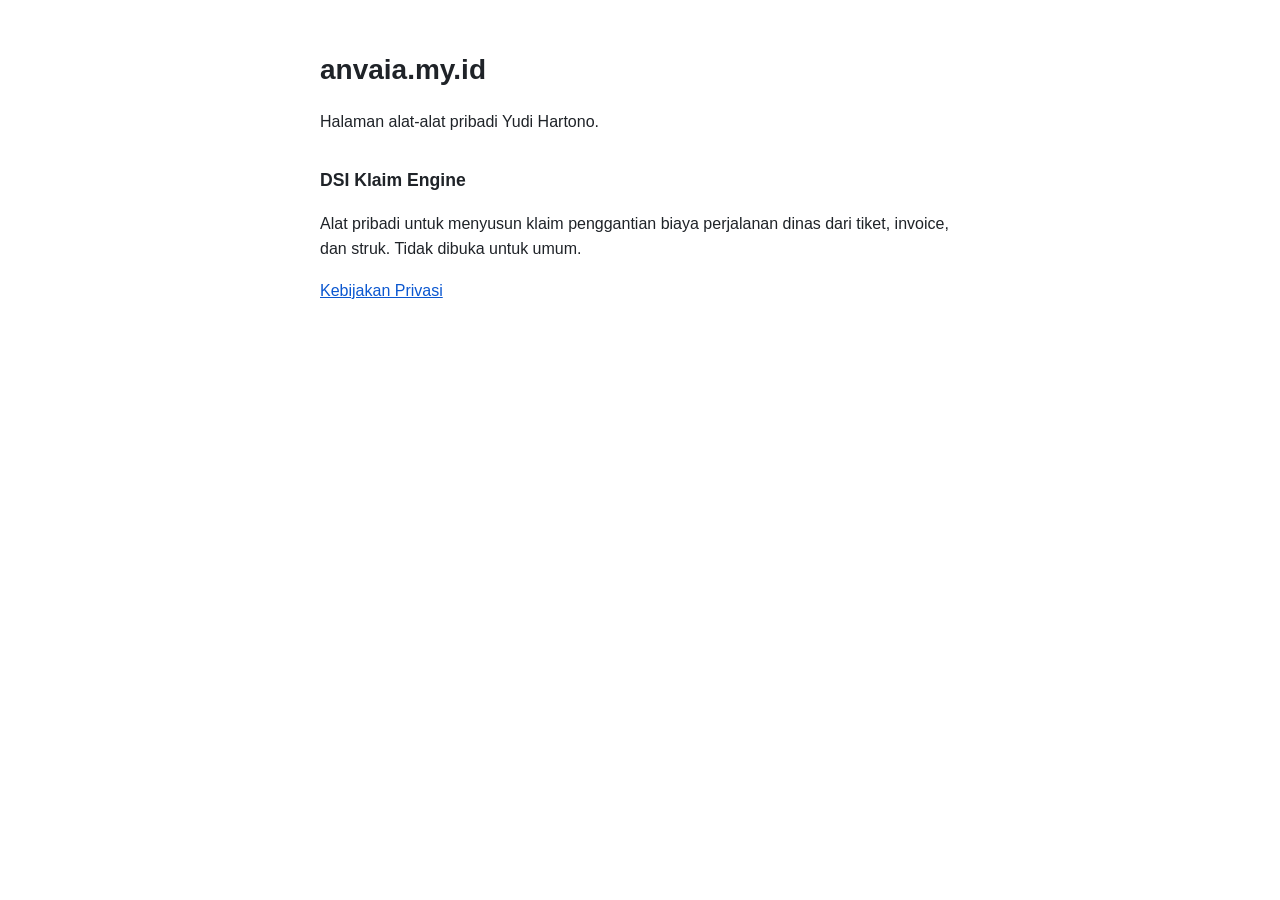
<file: index.html>
<!doctype html>
<html lang="id">
<head>
<meta charset="utf-8">
<meta name="viewport" content="width=device-width, initial-scale=1">
<title>anvaia.my.id</title>
<link rel="stylesheet" href="style.css">
</head>
<body>
<main>
<h1>anvaia.my.id</h1>
<p>Halaman alat-alat pribadi Yudi Hartono.</p>
<h2>DSI Klaim Engine</h2>
<p>Alat pribadi untuk menyusun klaim penggantian biaya perjalanan dinas dari tiket, invoice, dan struk.
Tidak dibuka untuk umum.</p>
<p><a href="/privacy.html">Kebijakan Privasi</a></p>
</main>
</body>
</html>
</file>
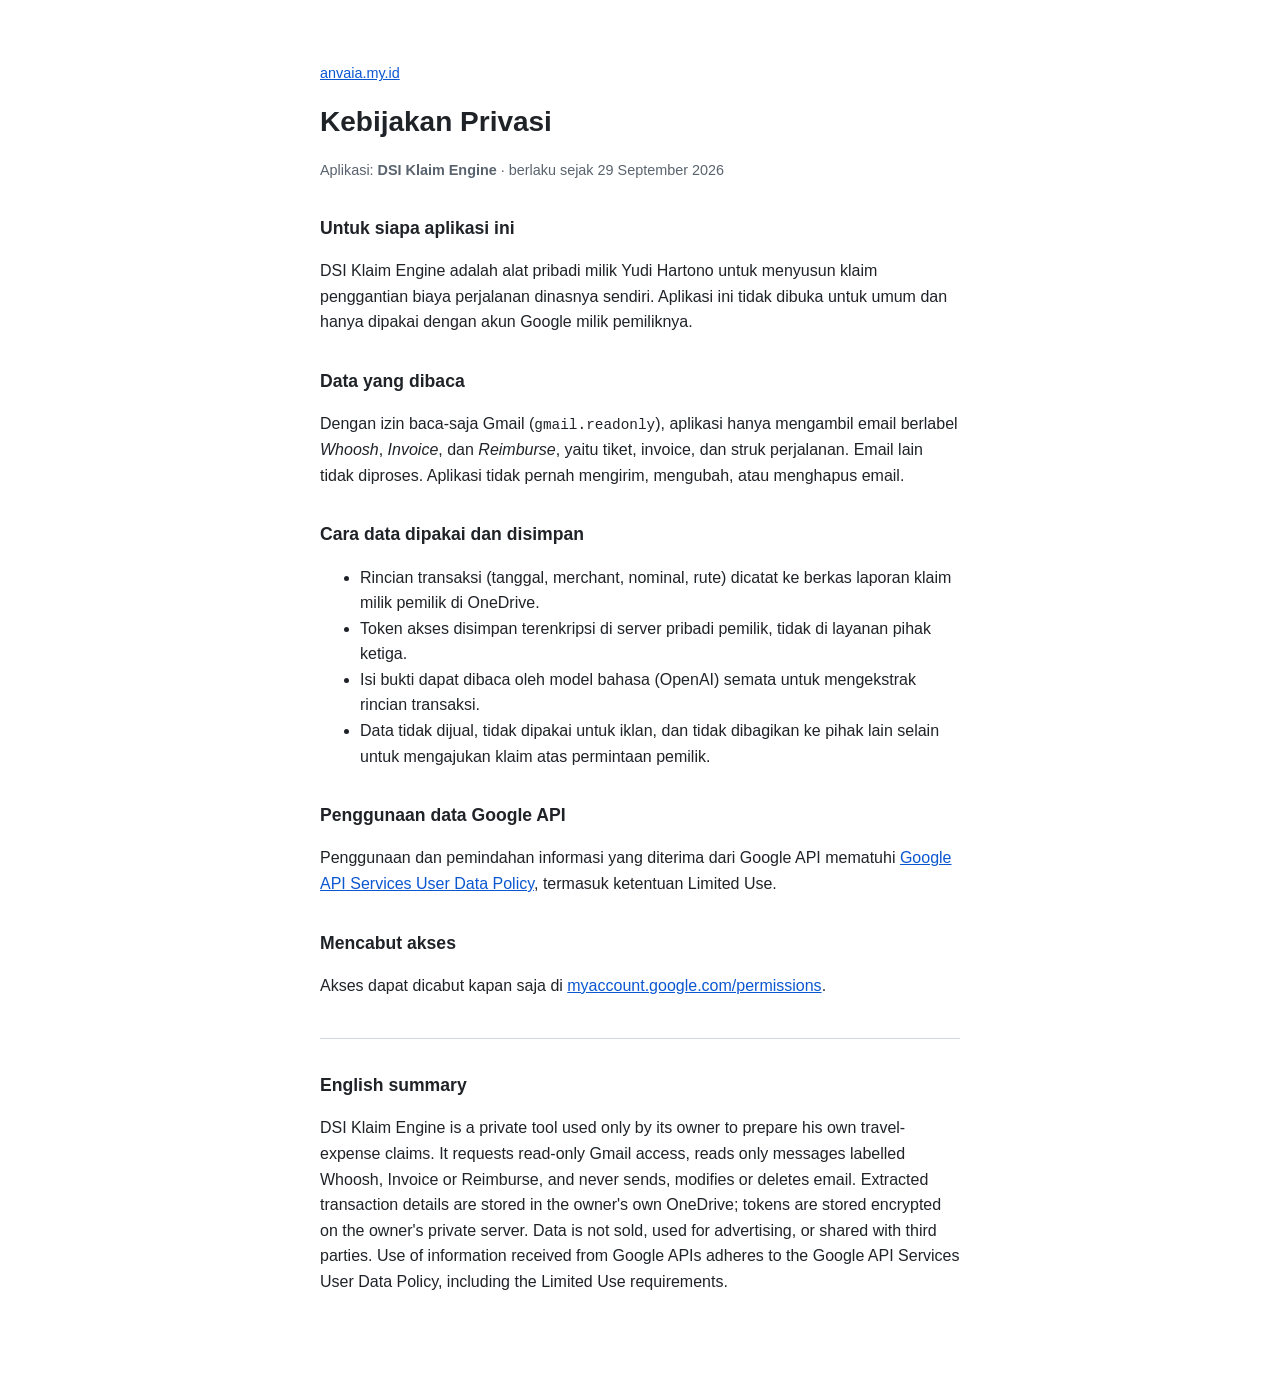
<file: privacy.html>
<!doctype html>
<html lang="id">
<head>
<meta charset="utf-8">
<meta name="viewport" content="width=device-width, initial-scale=1">
<title>Kebijakan Privasi — Klaim Engine</title>
<link rel="stylesheet" href="style.css">
</head>
<body>
<main>
<p class="crumb"><a href="/">anvaia.my.id</a></p>
<h1>Kebijakan Privasi</h1>
<p class="meta">Aplikasi: <strong>DSI Klaim Engine</strong> · berlaku sejak 29 September 2026</p>

<h2>Untuk siapa aplikasi ini</h2>
<p>DSI Klaim Engine adalah alat pribadi milik Yudi Hartono untuk menyusun klaim penggantian biaya
perjalanan dinasnya sendiri. Aplikasi ini tidak dibuka untuk umum dan hanya dipakai dengan akun
Google milik pemiliknya.</p>

<h2>Data yang dibaca</h2>
<p>Dengan izin baca-saja Gmail (<code>gmail.readonly</code>), aplikasi hanya mengambil email berlabel
<em>Whoosh</em>, <em>Invoice</em>, dan <em>Reimburse</em>, yaitu tiket, invoice, dan struk perjalanan.
Email lain tidak diproses. Aplikasi tidak pernah mengirim, mengubah, atau menghapus email.</p>

<h2>Cara data dipakai dan disimpan</h2>
<ul>
<li>Rincian transaksi (tanggal, merchant, nominal, rute) dicatat ke berkas laporan klaim milik pemilik di OneDrive.</li>
<li>Token akses disimpan terenkripsi di server pribadi pemilik, tidak di layanan pihak ketiga.</li>
<li>Isi bukti dapat dibaca oleh model bahasa (OpenAI) semata untuk mengekstrak rincian transaksi.</li>
<li>Data tidak dijual, tidak dipakai untuk iklan, dan tidak dibagikan ke pihak lain selain untuk mengajukan klaim atas permintaan pemilik.</li>
</ul>

<h2>Penggunaan data Google API</h2>
<p>Penggunaan dan pemindahan informasi yang diterima dari Google API mematuhi
<a href="https://developers.google.com/terms/api-services-user-data-policy">Google API Services User Data Policy</a>,
termasuk ketentuan Limited Use.</p>

<h2>Mencabut akses</h2>
<p>Akses dapat dicabut kapan saja di <a href="https://myaccount.google.com/permissions">myaccount.google.com/permissions</a>.</p>

<hr>
<h2 lang="en">English summary</h2>
<p lang="en">DSI Klaim Engine is a private tool used only by its owner to prepare his own travel-expense claims.
It requests read-only Gmail access, reads only messages labelled Whoosh, Invoice or Reimburse, and never sends,
modifies or deletes email. Extracted transaction details are stored in the owner's own OneDrive; tokens are
stored encrypted on the owner's private server. Data is not sold, used for advertising, or shared with third
parties. Use of information received from Google APIs adheres to the Google API Services User Data Policy,
including the Limited Use requirements.</p>
</main>
</body>
</html>
</file>
<file: style.css>
:root { --fg: #1f2328; --muted: #59636e; --link: #0b57d0; --bg: #ffffff; --rule: #d1d9e0; }
@media (prefers-color-scheme: dark) {
  :root { --fg: #e6e8eb; --muted: #9aa4af; --link: #8ab4f8; --bg: #14171a; --rule: #30363d; }
}
* { box-sizing: border-box; }
body { margin: 0; background: var(--bg); color: var(--fg);
  font: 16px/1.6 -apple-system, BlinkMacSystemFont, "Segoe UI", Roboto, sans-serif; }
main { max-width: 42rem; margin: 0 auto; padding: 3rem 1rem 4rem; }
h1 { font-size: 1.75rem; margin: 0 0 .25rem; }
h2 { font-size: 1.1rem; margin: 2rem 0 .5rem; }
.meta, .crumb { color: var(--muted); font-size: .9rem; }
a { color: var(--link); }
code { font-size: .9em; }
hr { border: 0; border-top: 1px solid var(--rule); margin: 2.5rem 0 0; }
</file>
